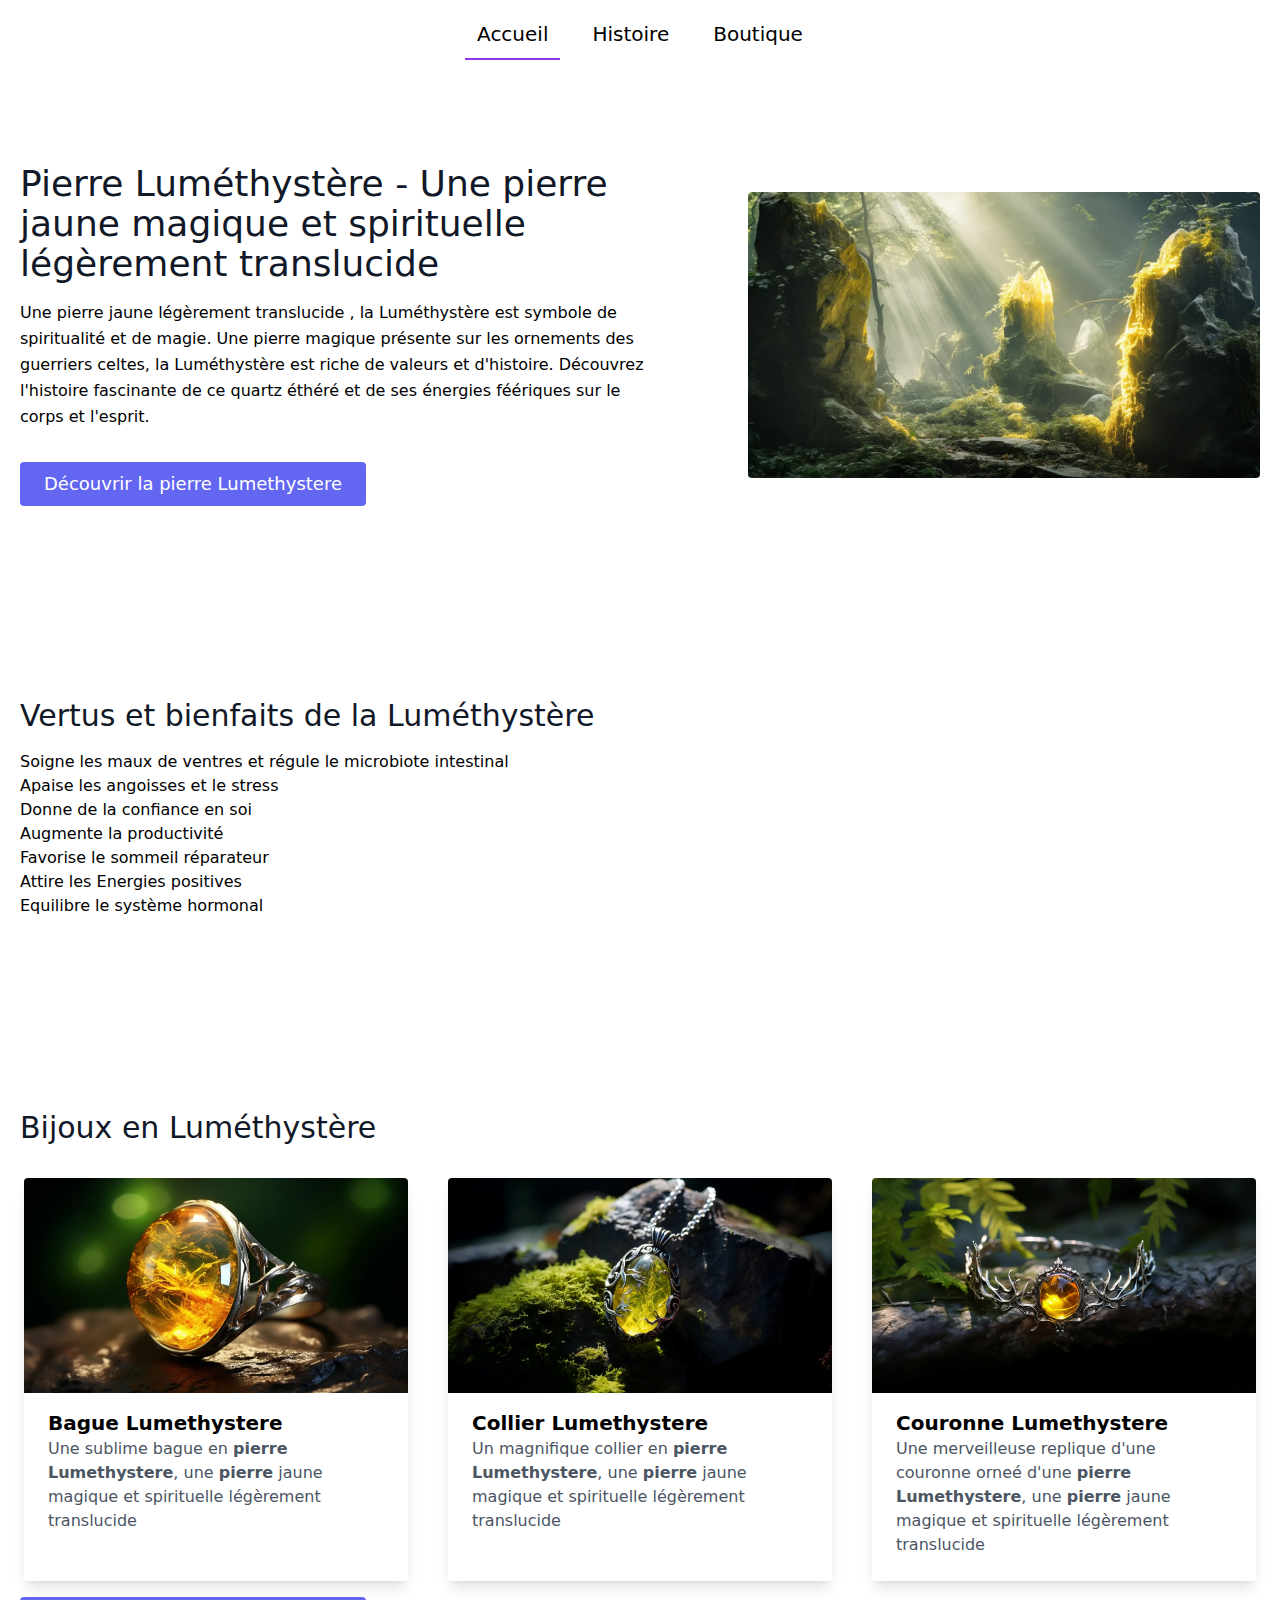
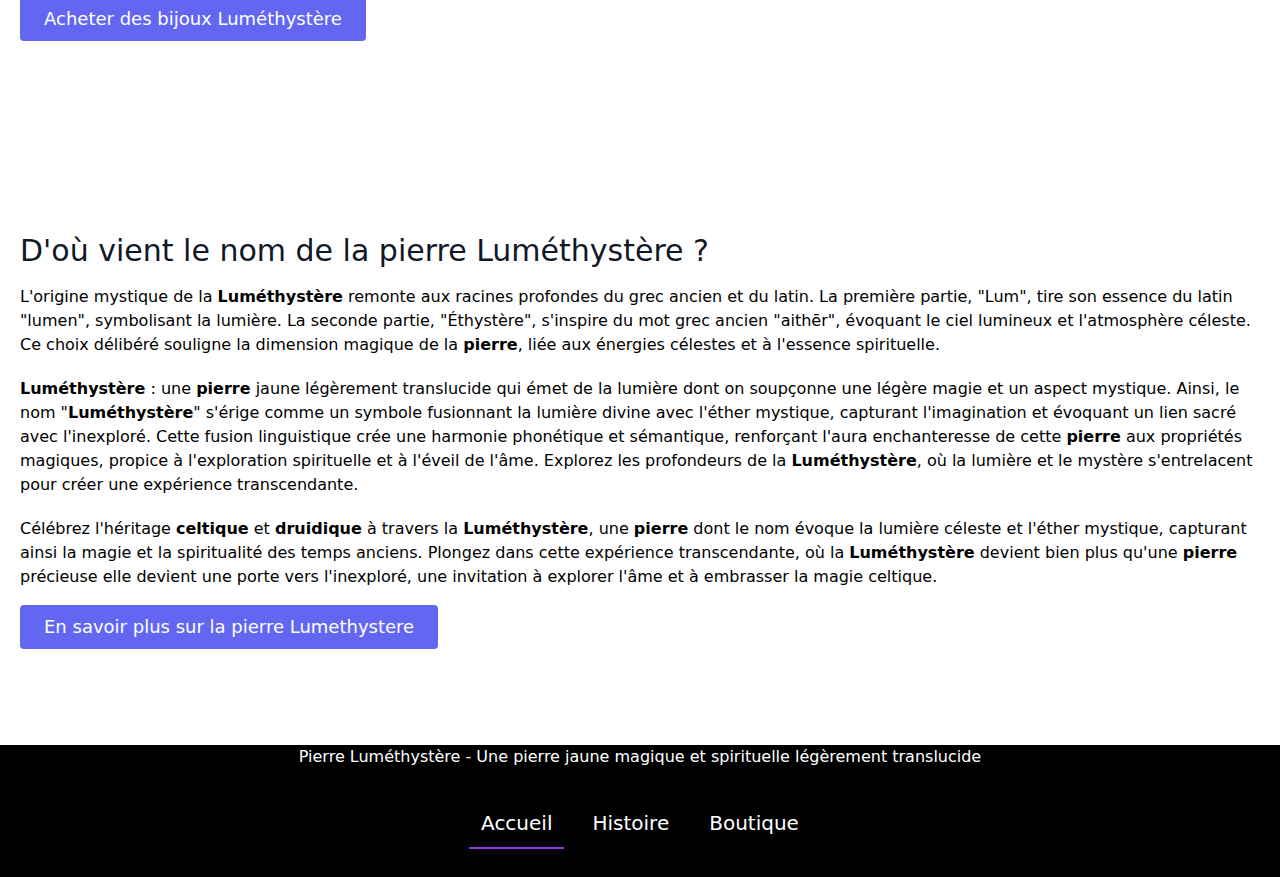
<file: index.html>
<!DOCTYPE html>
<html lang="fr">

<head>
    <meta charset="UTF-8">
    <meta name="viewport" content="width=device-width, initial-scale=1.0">
    <title>Pierre Luméthystère - Une pierre jaune magique et spirituelle légèrement translucide</title>

    <meta name="description"
        content="Une pierre jaune légèrement translucide , la Luméthystère  est symbole de spiritualité et de magie. Pierre magique présente sur les ornements des guerriers celtes.">
    <meta name="keywords" content="Pierre, pierres, jaune, jaunes, magie">
    <meta name="author" content="D.L">

    <meta property="og:title"
        content="Pierre Luméthystère - Une pierre jaune magique et spirituelle légèrement translucide">
    <meta property="og:description"
        content="Une pierre jaune légèrement translucide , la Luméthystère est symbole de spiritualité et de magie. Une pierre magique présente sur les ornements des guerriers celtes, la Luméthystère est riche de valeurs et d'histoire. Découvrez l'histoire fascinante de ce quartz éthéré et de ses énergies féériques sur le corps et l'esprit.">
    <meta property="og:image"
        content="https://lumethystere.ovh/dimitri-lumethystere/assets/Lumethystere-sur-une-bague.webp">
    <meta property="og:url" content="https://github.com/diditree">
    <link rel="stylesheet" href="assets/output.css">
    <link rel="canonical" href="https://lumethystere.ovh/dimitri-lumethystere" />
</head>

<body>
    <header>
        <div class="container mx-auto">
            <nav class="flex flex-wrap h p-5 h-auto">
                <ul class="flex mx-auto space-x-5">
                    <li><a class="flex-1 px-3 py-3 text-sm font-medium items-center border-b-2 border-purple-600 transition duration-300 text-xl"
                            href="index.html">Accueil</a></li>
                    <li><a class="px-3 py-3 text-sm font-medium items-center border-b-2 border-transparent hover:border-purple-600 transition duration-300 text-xl"
                            href="origines.html">Histoire</a></li>
                    <li><a class="p-3 text-sm font-medium items-center border-b-2 border-transparent hover:border-purple-600 transition duration-300 text-xl"
                            href="shop.html">Boutique</a></li>
                </ul>
            </nav>

            <div class="container mx-auto flex px-5 py-24 md:flex-row flex-col items-center">
                <div
                    class="lg:flex-grow md:w-1/2 lg:pr-24 md:pr-16 flex flex-col md:items-start md:text-left mb-16 md:mb-0 items-center text-center">
                    <h1 class="sm:text-4xl text-3xl mb-4 font-medium text-gray-900">Pierre Luméthystère - Une
                        pierre jaune magique et spirituelle légèrement translucide</h1>
                    <p class="mb-8 leading-relaxed">Une pierre jaune légèrement translucide , la Luméthystère est
                        symbole de spiritualité et de
                        magie.
                        Une pierre magique présente sur les ornements des guerriers celtes, la Luméthystère est riche de
                        valeurs et d'histoire. Découvrez l'histoire fascinante de ce quartz éthéré et de ses énergies
                        féériques sur
                        le corps et l'esprit.</p>
                    <a class="inline-flex text-white bg-indigo-500 border-0 py-2 px-6 focus:outline-none hover:bg-indigo-600 rounded text-lg"
                        href="origines.html">Découvrir la pierre Lumethystere</a>
                </div>
                <div class="lg:max-w-lg lg:w-full md:w-1/2 w-5/6">
                    <img class="object-cover object-center rounded" src="assets/Lumethystere-dans-la-foret.webp"
                        alt="Lumethystere dans la foret celtique">
                </div>
            </div>
        </div>
    </header>

    <main>
        <section>
            <div class="container px-5 py-24 mx-auto">
                <h2 class="sm:text-3xl text-3xl mb-4 font-medium text-gray-900">Vertus et bienfaits de
                    la Luméthystère</h2>
                <ul>
                    <li>Soigne les maux de ventres et régule le microbiote intestinal</li>
                    <li>Apaise les angoisses et le stress</li>
                    <li>Donne de la confiance en soi</li>
                    <li>Augmente la productivité</li>
                    <li>Favorise le sommeil réparateur</li>
                    <li>Attire les Energies positives</li>
                    <li>Equilibre le système hormonal</li>
                </ul>
            </div>
        </section>

        <section class="container px-5 py-24 mx-auto">
            <h2 class="sm:text-3xl text-3xl mb-4 font-medium text-gray-900">Bijoux en Luméthystère</h2>
            <ul class="flex flex-wrap -m-4">
                <li class="max-w-sm rounded overflow-hidden shadow-lg mx-auto my-8">
                    <figure>
                        <img class="w-full" src="assets/Lumethystere-sur-une-bague.webp"
                            alt="Luméthystère sur une bague en argent">
                        <div class="px-6 py-4">
                            <figcaption class=" mb-2">
                                <span class="font-bold text-xl">Bague Lumethystere</span>
                                <p class="text-gray-600 text-base">Une sublime bague en <strong>pierre</strong>
                                    <strong>Lumethystere</strong>, une
                                    <strong>pierre</strong> jaune
                                    magique et spirituelle légèrement translucide
                                </p>
                            </figcaption>
                    </figure>
                </li>

                <li class="max-w-sm rounded overflow-hidden shadow-lg mx-auto my-8">
                    <figure>
                        <img class="w-full" src="assets/Lumethystere-sur-un-collier.webp"
                            alt="Luméthystère sur une bague en argent">
                        <div class="px-6 py-4">
                            <figcaption class=" mb-2">
                                <span class="font-bold text-xl">Collier Lumethystere</span>
                                <p class="text-gray-600 text-base">Un magnifique collier en <strong>pierre</strong>
                                    <strong>Lumethystere</strong>, une
                                    <strong>pierre</strong> jaune
                                    magique et spirituelle légèrement translucide
                                </p>
                            </figcaption>
                    </figure>
                </li>
                <li class="max-w-sm rounded overflow-hidden shadow-lg mx-auto my-8">
                    <figure>
                        <img class="w-full" src="assets/Lumethystere-ornee-sur-une-couronne.webp"
                            alt="Luméthystère sur une bague en argent">
                        <div class="px-6 py-4">
                            <figcaption class=" mb-2">
                                <span class="font-bold text-xl">Couronne Lumethystere</span>
                                <p class="text-gray-600 text-base">Une merveilleuse replique d'une couronne orneé d'une
                                    <strong>pierre</strong> <strong>Lumethystere</strong>, une
                                    <strong>pierre</strong> jaune
                                    magique et spirituelle légèrement translucide
                                </p>
                            </figcaption>
                    </figure>
                </li>
            </ul>
            <a class="inline-flex text-white bg-indigo-500 border-0 py-2 px-6 focus:outline-none hover:bg-indigo-600 rounded text-lg"
                href="shop.html">Acheter des bijoux Luméthystère</a>
        </section>

        <section class="container px-5 py-24 mx-auto">
            <h2 class="sm:text-3xl text-3xl mb-4 font-medium text-gray-900">D'où vient le nom de la pierre Luméthystère
                ?</h2>
            <div class="flex flex-col mx-auto space-y-5 m-4">
                <p>L'origine mystique de la <strong>Luméthystère</strong> remonte aux racines
                    profondes du grec ancien et du
                    latin.
                    La première partie, "Lum", tire son essence du latin "lumen", symbolisant la lumière.
                    La seconde partie, "Éthystère", s'inspire du mot grec ancien "aithēr", évoquant le ciel lumineux et
                    l'atmosphère céleste. Ce choix délibéré souligne la dimension magique de la <strong>pierre</strong>,
                    liée aux énergies
                    célestes et à l'essence spirituelle.
                </p>
                <p><strong>Luméthystère</strong> : une <strong>pierre</strong> jaune légèrement translucide qui émet de
                    la
                    lumière dont on soupçonne une
                    légère magie et un aspect mystique.
                    Ainsi, le nom "<strong>Luméthystère</strong>" s'érige comme un symbole fusionnant la lumière divine
                    avec
                    l'éther
                    mystique, capturant l'imagination et évoquant un lien sacré avec l'inexploré. Cette fusion
                    linguistique
                    crée une harmonie phonétique et sémantique, renforçant l'aura enchanteresse de cette
                    <strong>pierre</strong> aux
                    propriétés magiques, propice à l'exploration spirituelle et à l'éveil de l'âme. Explorez les
                    profondeurs
                    de la <strong>Luméthystère</strong>, où la lumière et le mystère s'entrelacent pour créer une
                    expérience
                    transcendante.
                </p>

                <p>Célébrez l'héritage <strong>celtique</strong> et <strong>druidique</strong> à travers la
                    <strong>Luméthystère</strong>, une <strong>pierre</strong> dont le nom évoque la
                    lumière céleste et l'éther mystique, capturant ainsi la magie et la spiritualité des temps anciens.
                    Plongez dans cette expérience transcendante, où la <strong>Luméthystère</strong> devient bien plus
                    qu'une <strong>pierre</strong>
                    précieuse elle devient une porte vers l'inexploré, une invitation à explorer l'âme et à embrasser la
                    magie celtique.
                </p>
            </div>
            <a class="inline-flex text-white bg-indigo-500 border-0 py-2 px-6 focus:outline-none hover:bg-indigo-600 rounded text-lg"
                href="origines.html">En savoir plus sur la pierre Lumethystere</a>
        </section>


    </main>

    <footer class="bg-black text-center">
        <h2 class="text-white">Pierre Luméthystère - Une pierre jaune magique et spirituelle légèrement translucide
        </h2>
        <nav class="flex flex-wrap h py-10 h-auto text-white">
            <ul class="flex mx-auto space-x-4">
                <li><a class="flex-1 px-3 py-3 text-sm font-medium items-center border-b-2 border-purple-600 transition duration-300 text-xl"
                        href="index.html">Accueil</a></li>
                <li><a class="px-3 py-3 text-sm font-medium items-center border-b-2 border-transparent hover:border-purple-600 transition duration-300 text-xl"
                        href="origines.html">Histoire</a></li>
                <li><a class="p-3 text-sm font-medium items-center border-b-2 border-transparent hover:border-purple-600 transition duration-300 text-xl"
                        href="shop.html">Boutique</a></li>
            </ul>
        </nav>
    </footer>
</body>

</html>
</file>
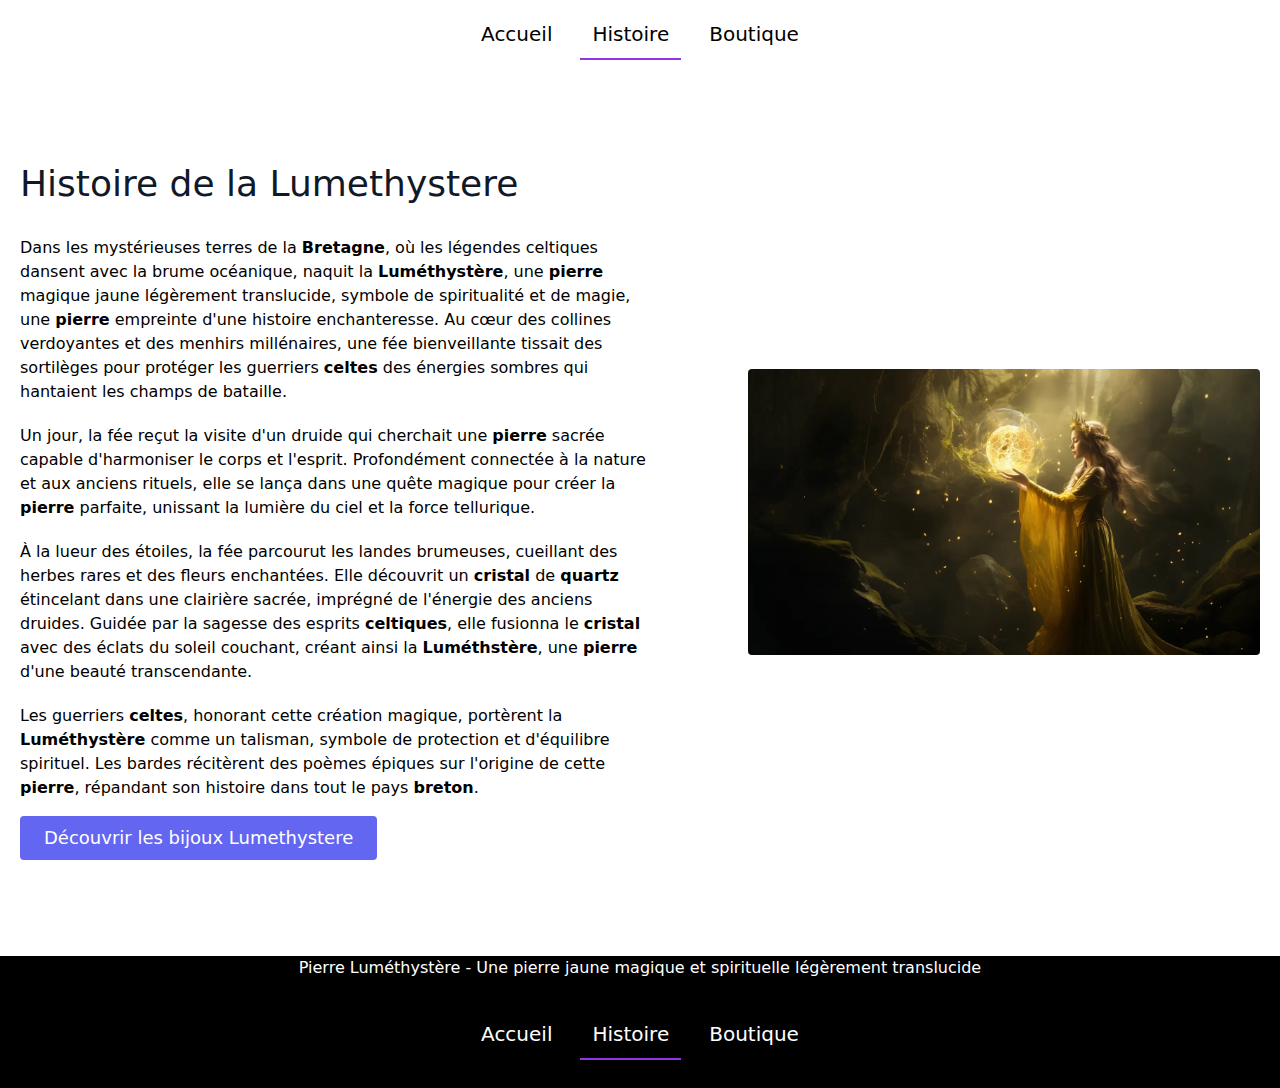
<file: origines.html>
<!DOCTYPE html>
<html lang="fr">

<head>
    <meta charset="UTF-8">
    <meta name="viewport" content="width=device-width, initial-scale=1.0">
    <title>Pierre Luméthystère - Une pierre jaune magique et spirituelle légèrement translucide</title>

    <meta name="description"
        content="Une pierre jaune légèrement translucide , la Luméthystère  est symbole de spiritualité et de magie. Pierre magique présente sur les ornements des guerriers celtes.">
    <meta name="keywords" content="Pierre, pierres, jaune, jaunes, magie">
    <meta name="author" content="D.L">

    <meta property="og:title"
        content="Pierre Luméthystère - Une pierre jaune magique et spirituelle légèrement translucide">
    <meta property="og:description"
        content="Une pierre jaune légèrement translucide , la Luméthystère est symbole de spiritualité et de magie. Une pierre magique présente sur les ornements des guerriers celtes, la Luméthystère est riche de valeurs et d'histoire. Découvrez l'histoire fascinante de ce quartz éthéré et de ses énergies féériques sur le corps et l'esprit.">
    <meta property="og:image"
        content="https://lumethystere.ovh/dimitri-lumethystere/assets/Lumethystere-sur-une-bague.webp">
    <meta property="og:url" content="https://github.com/diditree">
    <link rel="stylesheet" href="assets/output.css">
</head>

<body>
    <header>
        <div class="container mx-auto">
            <nav class="flex flex-wrap h p-5 h-auto">
                <ul class="flex mx-auto space-x-4">
                    <li><a class="p-3 text-sm font-medium items-center border-b-2 border-transparent hover:border-purple-600 transition duration-300 text-xl"
                            href="index.html">Accueil</a></li>
                    <li><a class="px-3 py-3 text-sm font-medium items-center border-b-2 border-purple-600 transition duration-300 text-xl"
                            href="origines.html">Histoire</a></li>
                    <li><a class="p-3 text-sm font-medium items-center border-b-2 border-transparent hover:border-purple-600 transition duration-300 text-xl"
                            href="shop.html">Boutique</a></li>
                </ul>
            </nav>
        </div>
    </header>
    <main>

        <div class="container mx-auto flex px-5 py-24 md:flex-row flex-col items-center">
            <div
                class="lg:flex-grow md:w-1/2 lg:pr-24 md:pr-16 flex flex-col md:items-start md:text-left mb-16 md:mb-0 items-center text-center">
                <h1 class="sm:text-4xl text-3xl mb-4 font-medium text-gray-900">Histoire de la Lumethystere</h1>

                <div class="flex flex-col mx-auto space-y-5 m-4">
                    <p>Dans les mystérieuses terres de la <strong>Bretagne</strong>, où les légendes celtiques dansent
                        avec
                        la
                        brume océanique,
                        naquit la <strong>Luméthystère</strong>, une <strong>pierre</strong> magique jaune légèrement
                        translucide, symbole de spiritualité et de
                        magie, une <strong>pierre</strong> empreinte d'une histoire enchanteresse. Au cœur des collines
                        verdoyantes et des
                        menhirs millénaires, une fée bienveillante tissait des sortilèges pour protéger les guerriers
                        <strong>celtes</strong>
                        des énergies sombres qui hantaient les champs de bataille.
                    </p>

                    <p>
                        Un jour, la fée reçut la visite d'un druide qui cherchait une <strong>pierre</strong> sacrée
                        capable
                        d'harmoniser le
                        corps et l'esprit. Profondément connectée à la nature et aux anciens rituels, elle se lança dans
                        une
                        quête magique pour créer la <strong>pierre</strong> parfaite, unissant la lumière du ciel et la
                        force
                        tellurique.
                    </p>

                    <p>
                        À la lueur des étoiles, la fée parcourut les landes brumeuses, cueillant des herbes rares et des
                        fleurs
                        enchantées. Elle découvrit un <strong>cristal</strong> de <strong>quartz</strong> étincelant
                        dans
                        une
                        clairière sacrée, imprégné de
                        l'énergie des anciens druides. Guidée par la sagesse des esprits <strong>celtiques</strong>,
                        elle
                        fusionna le <strong>cristal</strong>
                        avec des éclats du soleil couchant, créant ainsi la <strong>Luméthstère</strong>, une
                        <strong>pierre</strong> d'une
                        beauté transcendante.
                    </p>
                    <p>
                        Les guerriers <strong>celtes</strong>, honorant cette création magique, portèrent la
                        <strong>Luméthystère</strong> comme un talisman,
                        symbole de protection et d'équilibre spirituel. Les bardes récitèrent des poèmes épiques sur
                        l'origine
                        de cette <strong>pierre</strong>, répandant son histoire dans tout le pays
                        <strong>breton</strong>.
                    </p>
                </div>
                <a class="inline-flex text-white bg-indigo-500 border-0 py-2 px-6 focus:outline-none hover:bg-indigo-600 rounded text-lg"
                    href="shop.html">Découvrir les bijoux Lumethystere</a>
            </div>
            <div class="lg:max-w-lg lg:w-full md:w-1/2 w-5/6">
                <img class="object-cover object-center rounded" src="assets/Lumethystere-portee-par-une-fee.webp"
                    alt="Lumethystere dans la foret celtique">
            </div>
        </div>
    </main>



    <footer class="bg-black text-center">
        <h2 class="text-white">Pierre Luméthystère - Une pierre jaune magique et spirituelle légèrement translucide
        </h2>
        <nav class="flex flex-wrap h py-10 h-auto text-white">
            <ul class="flex mx-auto space-x-4">
                <li><a class="flex-1 px-3 py-3 text-sm font-medium items-center border-b-2 border-transparent hover:border-purple-600 transition duration-300 text-xl"
                        href="index.html">Accueil</a></li>
                <li><a class="px-3 py-3 text-sm font-medium items-center border-b-2 border-purple-600 transition duration-300 text-xl"
                        href="origines.html">Histoire</a></li>
                <li><a class="flex-1 px-3 py-3 text-sm font-medium items-center border-b-2 border-transparent hover:border-purple-600 transition duration-300 text-xl"
                        href="shop.html">Boutique</a></li>
            </ul>
        </nav>
    </footer>
</body>

</html>
</file>
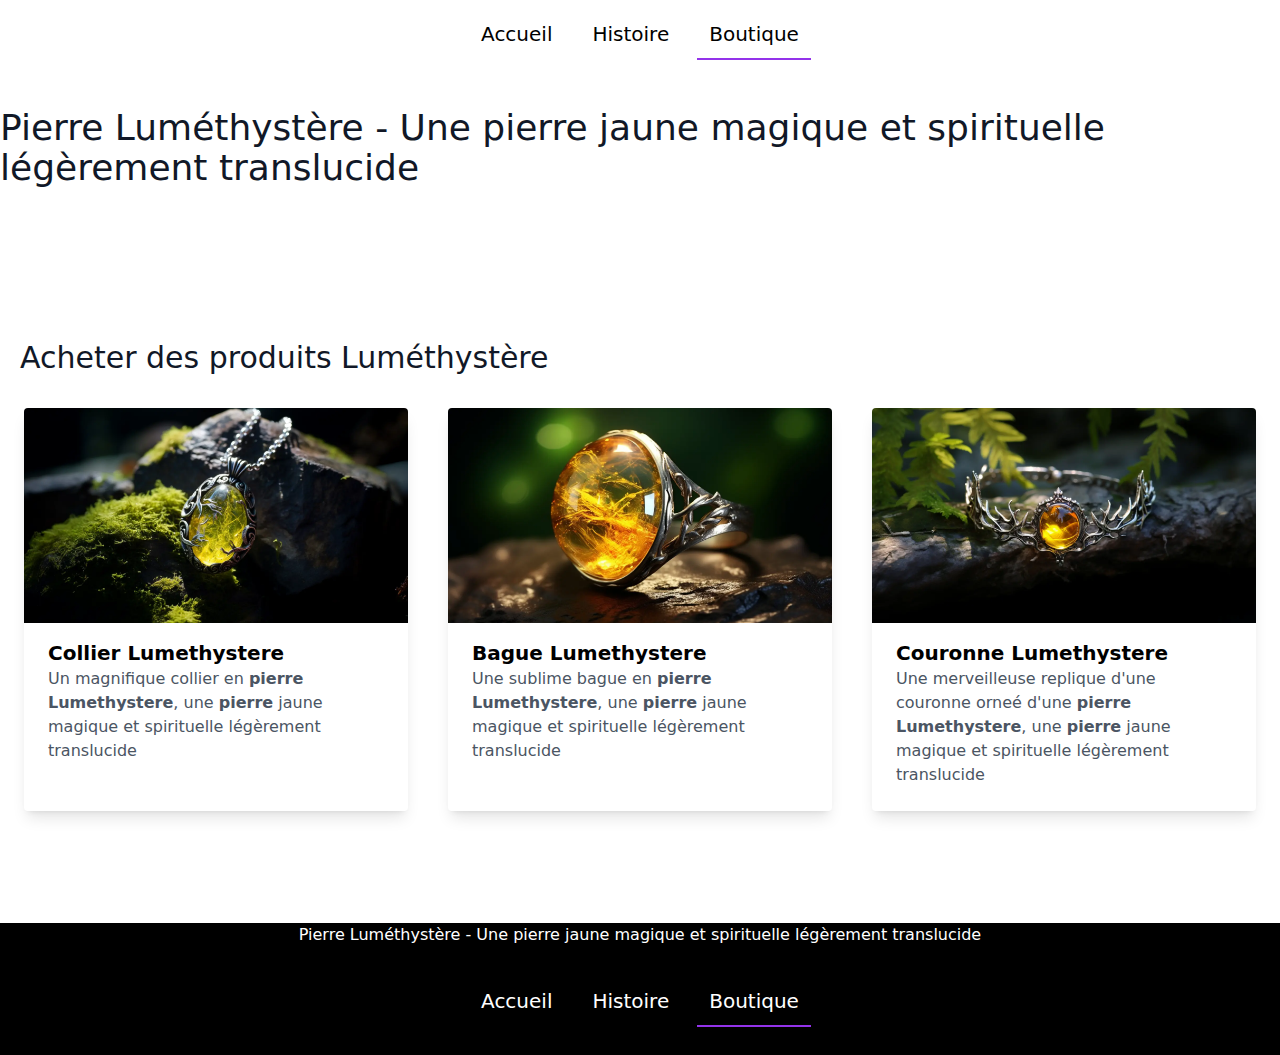
<file: shop.html>
<!DOCTYPE html>
<html lang="fr">

<head>
    <meta charset="UTF-8">
    <meta name="viewport" content="width=device-width, initial-scale=1.0">
    <title>Pierre Luméthystère - Une pierre jaune magique et spirituelle légèrement translucide</title>

    <meta name="description"
        content="Une pierre jaune légèrement translucide , la Luméthystère  est symbole de spiritualité et de magie. Pierre magique présente sur les ornements des guerriers celtes.">
    <meta name="keywords" content="Pierre, pierres, jaune, jaunes, magie">
    <meta name="author" content="D.L">

    <meta property="og:title"
        content="Pierre Luméthystère - Une pierre jaune magique et spirituelle légèrement translucide">
    <meta property="og:description"
        content="Une pierre jaune légèrement translucide , la Luméthystère est symbole de spiritualité et de magie. Une pierre magique présente sur les ornements des guerriers celtes, la Luméthystère est riche de valeurs et d'histoire. Découvrez l'histoire fascinante de ce quartz éthéré et de ses énergies féériques sur le corps et l'esprit.">
    <meta property="og:image"
        content="https://lumethystere.ovh/dimitri-lumethystere/assets/Lumethystere-sur-une-bague.webp">
    <meta property="og:url" content="https://github.com/diditree">
    <link rel="stylesheet" href="assets/output.css">
</head>

<body>

    <header>
        <nav class="flex flex-wrap h p-5 h-auto">
            <ul class="flex mx-auto space-x-4">
                <li><a class="flex-1 px-3 py-3 text-sm font-medium items-center border-b-2 border-transparent hover:border-purple-600 transition duration-300 text-xl"
                        href="index.html">Accueil</a></li>
                <li><a class="px-3 py-3 text-sm font-medium items-center border-b-2 border-transparent hover:border-purple-600 transition duration-300 text-xl"
                        href="origines.html">Histoire</a></li>
                <li><a class="p-3 text-sm font-medium items-center border-b-2 border-purple-600 transition duration-300 text-xl"
                        href="shop.html">Boutique</a></li>
            </ul>
        </nav>

        <h1 class="sm:text-4xl text-3xl mb-4 font-medium text-gray-900 py-10">Pierre Luméthystère - Une pierre jaune
            magique
            et spirituelle légèrement translucide</h1>
    </header>

    <main>
        <section class="container px-5 py-24 mx-auto">
            <h2 class="sm:text-3xl text-3xl mb-4 font-medium text-gray-900">Acheter des produits Luméthystère</h2>
            <div class="flex flex-wrap -m-4">
                <div class="max-w-sm rounded overflow-hidden shadow-lg mx-auto my-8">
                    <figure>
                        <img class="w-full" src="assets/Lumethystere-sur-un-collier.webp"
                            alt="Luméthystère sur une bague en argent">
                        <div class="px-6 py-4">
                            <figcaption class=" mb-2">
                                <span class="font-bold text-xl">Collier Lumethystere</span>
                                <p class="text-gray-600 text-base">Un magnifique collier en <strong>pierre</strong>
                                    <strong>Lumethystere</strong>, une
                                    <strong>pierre</strong> jaune
                                    magique et spirituelle légèrement translucide
                                </p>
                            </figcaption>
                    </figure>
                </div>
                <div class="max-w-sm rounded overflow-hidden shadow-lg mx-auto my-8">
                    <figure>
                        <img class="w-full" src="assets/Lumethystere-sur-une-bague.webp"
                            alt="Luméthystère sur une bague en argent">
                        <div class="px-6 py-4">
                            <figcaption class=" mb-2">
                                <span class="font-bold text-xl">Bague Lumethystere</span>
                                <p class="text-gray-600 text-base">Une sublime bague en <strong>pierre</strong>
                                    <strong>Lumethystere</strong>, une
                                    <strong>pierre</strong> jaune
                                    magique et spirituelle légèrement translucide
                                </p>
                            </figcaption>
                    </figure>
                </div>
                <div class="max-w-sm rounded overflow-hidden shadow-lg mx-auto my-8">
                    <figure>
                        <img class="w-full" src="assets/Lumethystere-ornee-sur-une-couronne.webp"
                            alt="Luméthystère sur une bague en argent">
                        <div class="px-6 py-4">
                            <figcaption class=" mb-2">
                                <span class="font-bold text-xl">Couronne Lumethystere</span>
                                <p class="text-gray-600 text-base">Une merveilleuse replique d'une couronne orneé d'une
                                    <strong>pierre</strong> <strong>Lumethystere</strong>, une
                                    <strong>pierre</strong> jaune
                                    magique et spirituelle légèrement translucide
                                </p>
                            </figcaption>
                    </figure>
                </div>
            </div>
        </section>
    </main>


    <footer class="bg-black text-center">
        <h2 class="text-white">Pierre Luméthystère - Une pierre jaune magique et spirituelle légèrement translucide
        </h2>
        <nav class="flex flex-wrap h py-10 h-auto text-white">
            <ul class="flex mx-auto space-x-4">
                <li><a class="flex-1 px-3 py-3 text-sm font-medium items-center border-b-2 border-transparent hover:border-purple-600 transition duration-300 text-xl"
                        href="index.html">Accueil</a></li>
                <li><a class="px-3 py-3 text-sm font-medium items-center border-b-2 border-transparent hover:border-purple-600 transition duration-300 text-xl"
                        href="origines.html">Histoire</a></li>
                <li><a class="p-3 text-sm font-medium items-center border-b-2 border-purple-600 transition duration-300 text-xl"
                        href="shop.html">Boutique</a></li>
            </ul>
        </nav>
    </footer>

</body>
</file>
<file: assets/output.css>
/*
! tailwindcss v3.4.1 | MIT License | https://tailwindcss.com
*/

/*
1. Prevent padding and border from affecting element width. (https://github.com/mozdevs/cssremedy/issues/4)
2. Allow adding a border to an element by just adding a border-width. (https://github.com/tailwindcss/tailwindcss/pull/116)
*/

*,
::before,
::after {
  box-sizing: border-box;
  /* 1 */
  border-width: 0;
  /* 2 */
  border-style: solid;
  /* 2 */
  border-color: #e5e7eb;
  /* 2 */
}

::before,
::after {
  --tw-content: '';
}

/*
1. Use a consistent sensible line-height in all browsers.
2. Prevent adjustments of font size after orientation changes in iOS.
3. Use a more readable tab size.
4. Use the user's configured `sans` font-family by default.
5. Use the user's configured `sans` font-feature-settings by default.
6. Use the user's configured `sans` font-variation-settings by default.
7. Disable tap highlights on iOS
*/

html,
:host {
  line-height: 1.5;
  /* 1 */
  -webkit-text-size-adjust: 100%;
  /* 2 */
  -moz-tab-size: 4;
  /* 3 */
  -o-tab-size: 4;
     tab-size: 4;
  /* 3 */
  font-family: ui-sans-serif, system-ui, sans-serif, "Apple Color Emoji", "Segoe UI Emoji", "Segoe UI Symbol", "Noto Color Emoji";
  /* 4 */
  font-feature-settings: normal;
  /* 5 */
  font-variation-settings: normal;
  /* 6 */
  -webkit-tap-highlight-color: transparent;
  /* 7 */
}

/*
1. Remove the margin in all browsers.
2. Inherit line-height from `html` so users can set them as a class directly on the `html` element.
*/

body {
  margin: 0;
  /* 1 */
  line-height: inherit;
  /* 2 */
}

/*
1. Add the correct height in Firefox.
2. Correct the inheritance of border color in Firefox. (https://bugzilla.mozilla.org/show_bug.cgi?id=190655)
3. Ensure horizontal rules are visible by default.
*/

hr {
  height: 0;
  /* 1 */
  color: inherit;
  /* 2 */
  border-top-width: 1px;
  /* 3 */
}

/*
Add the correct text decoration in Chrome, Edge, and Safari.
*/

abbr:where([title]) {
  -webkit-text-decoration: underline dotted;
          text-decoration: underline dotted;
}

/*
Remove the default font size and weight for headings.
*/

h1,
h2,
h3,
h4,
h5,
h6 {
  font-size: inherit;
  font-weight: inherit;
}

/*
Reset links to optimize for opt-in styling instead of opt-out.
*/

a {
  color: inherit;
  text-decoration: inherit;
}

/*
Add the correct font weight in Edge and Safari.
*/

b,
strong {
  font-weight: bolder;
}

/*
1. Use the user's configured `mono` font-family by default.
2. Use the user's configured `mono` font-feature-settings by default.
3. Use the user's configured `mono` font-variation-settings by default.
4. Correct the odd `em` font sizing in all browsers.
*/

code,
kbd,
samp,
pre {
  font-family: ui-monospace, SFMono-Regular, Menlo, Monaco, Consolas, "Liberation Mono", "Courier New", monospace;
  /* 1 */
  font-feature-settings: normal;
  /* 2 */
  font-variation-settings: normal;
  /* 3 */
  font-size: 1em;
  /* 4 */
}

/*
Add the correct font size in all browsers.
*/

small {
  font-size: 80%;
}

/*
Prevent `sub` and `sup` elements from affecting the line height in all browsers.
*/

sub,
sup {
  font-size: 75%;
  line-height: 0;
  position: relative;
  vertical-align: baseline;
}

sub {
  bottom: -0.25em;
}

sup {
  top: -0.5em;
}

/*
1. Remove text indentation from table contents in Chrome and Safari. (https://bugs.chromium.org/p/chromium/issues/detail?id=999088, https://bugs.webkit.org/show_bug.cgi?id=201297)
2. Correct table border color inheritance in all Chrome and Safari. (https://bugs.chromium.org/p/chromium/issues/detail?id=935729, https://bugs.webkit.org/show_bug.cgi?id=195016)
3. Remove gaps between table borders by default.
*/

table {
  text-indent: 0;
  /* 1 */
  border-color: inherit;
  /* 2 */
  border-collapse: collapse;
  /* 3 */
}

/*
1. Change the font styles in all browsers.
2. Remove the margin in Firefox and Safari.
3. Remove default padding in all browsers.
*/

button,
input,
optgroup,
select,
textarea {
  font-family: inherit;
  /* 1 */
  font-feature-settings: inherit;
  /* 1 */
  font-variation-settings: inherit;
  /* 1 */
  font-size: 100%;
  /* 1 */
  font-weight: inherit;
  /* 1 */
  line-height: inherit;
  /* 1 */
  color: inherit;
  /* 1 */
  margin: 0;
  /* 2 */
  padding: 0;
  /* 3 */
}

/*
Remove the inheritance of text transform in Edge and Firefox.
*/

button,
select {
  text-transform: none;
}

/*
1. Correct the inability to style clickable types in iOS and Safari.
2. Remove default button styles.
*/

button,
[type='button'],
[type='reset'],
[type='submit'] {
  -webkit-appearance: button;
  /* 1 */
  background-color: transparent;
  /* 2 */
  background-image: none;
  /* 2 */
}

/*
Use the modern Firefox focus style for all focusable elements.
*/

:-moz-focusring {
  outline: auto;
}

/*
Remove the additional `:invalid` styles in Firefox. (https://github.com/mozilla/gecko-dev/blob/2f9eacd9d3d995c937b4251a5557d95d494c9be1/layout/style/res/forms.css#L728-L737)
*/

:-moz-ui-invalid {
  box-shadow: none;
}

/*
Add the correct vertical alignment in Chrome and Firefox.
*/

progress {
  vertical-align: baseline;
}

/*
Correct the cursor style of increment and decrement buttons in Safari.
*/

::-webkit-inner-spin-button,
::-webkit-outer-spin-button {
  height: auto;
}

/*
1. Correct the odd appearance in Chrome and Safari.
2. Correct the outline style in Safari.
*/

[type='search'] {
  -webkit-appearance: textfield;
  /* 1 */
  outline-offset: -2px;
  /* 2 */
}

/*
Remove the inner padding in Chrome and Safari on macOS.
*/

::-webkit-search-decoration {
  -webkit-appearance: none;
}

/*
1. Correct the inability to style clickable types in iOS and Safari.
2. Change font properties to `inherit` in Safari.
*/

::-webkit-file-upload-button {
  -webkit-appearance: button;
  /* 1 */
  font: inherit;
  /* 2 */
}

/*
Add the correct display in Chrome and Safari.
*/

summary {
  display: list-item;
}

/*
Removes the default spacing and border for appropriate elements.
*/

blockquote,
dl,
dd,
h1,
h2,
h3,
h4,
h5,
h6,
hr,
figure,
p,
pre {
  margin: 0;
}

fieldset {
  margin: 0;
  padding: 0;
}

legend {
  padding: 0;
}

ol,
ul,
menu {
  list-style: none;
  margin: 0;
  padding: 0;
}

/*
Reset default styling for dialogs.
*/

dialog {
  padding: 0;
}

/*
Prevent resizing textareas horizontally by default.
*/

textarea {
  resize: vertical;
}

/*
1. Reset the default placeholder opacity in Firefox. (https://github.com/tailwindlabs/tailwindcss/issues/3300)
2. Set the default placeholder color to the user's configured gray 400 color.
*/

input::-moz-placeholder, textarea::-moz-placeholder {
  opacity: 1;
  /* 1 */
  color: #9ca3af;
  /* 2 */
}

input::placeholder,
textarea::placeholder {
  opacity: 1;
  /* 1 */
  color: #9ca3af;
  /* 2 */
}

/*
Set the default cursor for buttons.
*/

button,
[role="button"] {
  cursor: pointer;
}

/*
Make sure disabled buttons don't get the pointer cursor.
*/

:disabled {
  cursor: default;
}

/*
1. Make replaced elements `display: block` by default. (https://github.com/mozdevs/cssremedy/issues/14)
2. Add `vertical-align: middle` to align replaced elements more sensibly by default. (https://github.com/jensimmons/cssremedy/issues/14#issuecomment-634934210)
   This can trigger a poorly considered lint error in some tools but is included by design.
*/

img,
svg,
video,
canvas,
audio,
iframe,
embed,
object {
  display: block;
  /* 1 */
  vertical-align: middle;
  /* 2 */
}

/*
Constrain images and videos to the parent width and preserve their intrinsic aspect ratio. (https://github.com/mozdevs/cssremedy/issues/14)
*/

img,
video {
  max-width: 100%;
  height: auto;
}

/* Make elements with the HTML hidden attribute stay hidden by default */

[hidden] {
  display: none;
}

*, ::before, ::after {
  --tw-border-spacing-x: 0;
  --tw-border-spacing-y: 0;
  --tw-translate-x: 0;
  --tw-translate-y: 0;
  --tw-rotate: 0;
  --tw-skew-x: 0;
  --tw-skew-y: 0;
  --tw-scale-x: 1;
  --tw-scale-y: 1;
  --tw-pan-x:  ;
  --tw-pan-y:  ;
  --tw-pinch-zoom:  ;
  --tw-scroll-snap-strictness: proximity;
  --tw-gradient-from-position:  ;
  --tw-gradient-via-position:  ;
  --tw-gradient-to-position:  ;
  --tw-ordinal:  ;
  --tw-slashed-zero:  ;
  --tw-numeric-figure:  ;
  --tw-numeric-spacing:  ;
  --tw-numeric-fraction:  ;
  --tw-ring-inset:  ;
  --tw-ring-offset-width: 0px;
  --tw-ring-offset-color: #fff;
  --tw-ring-color: rgb(59 130 246 / 0.5);
  --tw-ring-offset-shadow: 0 0 #0000;
  --tw-ring-shadow: 0 0 #0000;
  --tw-shadow: 0 0 #0000;
  --tw-shadow-colored: 0 0 #0000;
  --tw-blur:  ;
  --tw-brightness:  ;
  --tw-contrast:  ;
  --tw-grayscale:  ;
  --tw-hue-rotate:  ;
  --tw-invert:  ;
  --tw-saturate:  ;
  --tw-sepia:  ;
  --tw-drop-shadow:  ;
  --tw-backdrop-blur:  ;
  --tw-backdrop-brightness:  ;
  --tw-backdrop-contrast:  ;
  --tw-backdrop-grayscale:  ;
  --tw-backdrop-hue-rotate:  ;
  --tw-backdrop-invert:  ;
  --tw-backdrop-opacity:  ;
  --tw-backdrop-saturate:  ;
  --tw-backdrop-sepia:  ;
}

::backdrop {
  --tw-border-spacing-x: 0;
  --tw-border-spacing-y: 0;
  --tw-translate-x: 0;
  --tw-translate-y: 0;
  --tw-rotate: 0;
  --tw-skew-x: 0;
  --tw-skew-y: 0;
  --tw-scale-x: 1;
  --tw-scale-y: 1;
  --tw-pan-x:  ;
  --tw-pan-y:  ;
  --tw-pinch-zoom:  ;
  --tw-scroll-snap-strictness: proximity;
  --tw-gradient-from-position:  ;
  --tw-gradient-via-position:  ;
  --tw-gradient-to-position:  ;
  --tw-ordinal:  ;
  --tw-slashed-zero:  ;
  --tw-numeric-figure:  ;
  --tw-numeric-spacing:  ;
  --tw-numeric-fraction:  ;
  --tw-ring-inset:  ;
  --tw-ring-offset-width: 0px;
  --tw-ring-offset-color: #fff;
  --tw-ring-color: rgb(59 130 246 / 0.5);
  --tw-ring-offset-shadow: 0 0 #0000;
  --tw-ring-shadow: 0 0 #0000;
  --tw-shadow: 0 0 #0000;
  --tw-shadow-colored: 0 0 #0000;
  --tw-blur:  ;
  --tw-brightness:  ;
  --tw-contrast:  ;
  --tw-grayscale:  ;
  --tw-hue-rotate:  ;
  --tw-invert:  ;
  --tw-saturate:  ;
  --tw-sepia:  ;
  --tw-drop-shadow:  ;
  --tw-backdrop-blur:  ;
  --tw-backdrop-brightness:  ;
  --tw-backdrop-contrast:  ;
  --tw-backdrop-grayscale:  ;
  --tw-backdrop-hue-rotate:  ;
  --tw-backdrop-invert:  ;
  --tw-backdrop-opacity:  ;
  --tw-backdrop-saturate:  ;
  --tw-backdrop-sepia:  ;
}

.container {
  width: 100%;
}

@media (min-width: 640px) {
  .container {
    max-width: 640px;
  }
}

@media (min-width: 768px) {
  .container {
    max-width: 768px;
  }
}

@media (min-width: 1024px) {
  .container {
    max-width: 1024px;
  }
}

@media (min-width: 1280px) {
  .container {
    max-width: 1280px;
  }
}

@media (min-width: 1536px) {
  .container {
    max-width: 1536px;
  }
}

.-m-4 {
  margin: -1rem;
}

.m-4 {
  margin: 1rem;
}

.mx-auto {
  margin-left: auto;
  margin-right: auto;
}

.my-8 {
  margin-top: 2rem;
  margin-bottom: 2rem;
}

.mb-16 {
  margin-bottom: 4rem;
}

.mb-2 {
  margin-bottom: 0.5rem;
}

.mb-4 {
  margin-bottom: 1rem;
}

.mb-8 {
  margin-bottom: 2rem;
}

.flex {
  display: flex;
}

.inline-flex {
  display: inline-flex;
}

.h-auto {
  height: auto;
}

.w-5\/6 {
  width: 83.333333%;
}

.w-full {
  width: 100%;
}

.max-w-sm {
  max-width: 24rem;
}

.flex-1 {
  flex: 1 1 0%;
}

.flex-col {
  flex-direction: column;
}

.flex-wrap {
  flex-wrap: wrap;
}

.items-center {
  align-items: center;
}

.space-x-4 > :not([hidden]) ~ :not([hidden]) {
  --tw-space-x-reverse: 0;
  margin-right: calc(1rem * var(--tw-space-x-reverse));
  margin-left: calc(1rem * calc(1 - var(--tw-space-x-reverse)));
}

.space-x-5 > :not([hidden]) ~ :not([hidden]) {
  --tw-space-x-reverse: 0;
  margin-right: calc(1.25rem * var(--tw-space-x-reverse));
  margin-left: calc(1.25rem * calc(1 - var(--tw-space-x-reverse)));
}

.space-y-5 > :not([hidden]) ~ :not([hidden]) {
  --tw-space-y-reverse: 0;
  margin-top: calc(1.25rem * calc(1 - var(--tw-space-y-reverse)));
  margin-bottom: calc(1.25rem * var(--tw-space-y-reverse));
}

.overflow-hidden {
  overflow: hidden;
}

.rounded {
  border-radius: 0.25rem;
}

.border-0 {
  border-width: 0px;
}

.border-b-2 {
  border-bottom-width: 2px;
}

.border-purple-600 {
  --tw-border-opacity: 1;
  border-color: rgb(147 51 234 / var(--tw-border-opacity));
}

.border-transparent {
  border-color: transparent;
}

.bg-black {
  --tw-bg-opacity: 1;
  background-color: rgb(0 0 0 / var(--tw-bg-opacity));
}

.bg-indigo-500 {
  --tw-bg-opacity: 1;
  background-color: rgb(99 102 241 / var(--tw-bg-opacity));
}

.object-cover {
  -o-object-fit: cover;
     object-fit: cover;
}

.object-center {
  -o-object-position: center;
     object-position: center;
}

.p-3 {
  padding: 0.75rem;
}

.p-5 {
  padding: 1.25rem;
}

.px-3 {
  padding-left: 0.75rem;
  padding-right: 0.75rem;
}

.px-5 {
  padding-left: 1.25rem;
  padding-right: 1.25rem;
}

.px-6 {
  padding-left: 1.5rem;
  padding-right: 1.5rem;
}

.py-10 {
  padding-top: 2.5rem;
  padding-bottom: 2.5rem;
}

.py-2 {
  padding-top: 0.5rem;
  padding-bottom: 0.5rem;
}

.py-24 {
  padding-top: 6rem;
  padding-bottom: 6rem;
}

.py-3 {
  padding-top: 0.75rem;
  padding-bottom: 0.75rem;
}

.py-4 {
  padding-top: 1rem;
  padding-bottom: 1rem;
}

.text-center {
  text-align: center;
}

.text-3xl {
  font-size: 1.875rem;
  line-height: 2.25rem;
}

.text-base {
  font-size: 1rem;
  line-height: 1.5rem;
}

.text-lg {
  font-size: 1.125rem;
  line-height: 1.75rem;
}

.text-sm {
  font-size: 0.875rem;
  line-height: 1.25rem;
}

.text-xl {
  font-size: 1.25rem;
  line-height: 1.75rem;
}

.font-bold {
  font-weight: 700;
}

.font-medium {
  font-weight: 500;
}

.leading-relaxed {
  line-height: 1.625;
}

.text-gray-600 {
  --tw-text-opacity: 1;
  color: rgb(75 85 99 / var(--tw-text-opacity));
}

.text-gray-900 {
  --tw-text-opacity: 1;
  color: rgb(17 24 39 / var(--tw-text-opacity));
}

.text-white {
  --tw-text-opacity: 1;
  color: rgb(255 255 255 / var(--tw-text-opacity));
}

.shadow-lg {
  --tw-shadow: 0 10px 15px -3px rgb(0 0 0 / 0.1), 0 4px 6px -4px rgb(0 0 0 / 0.1);
  --tw-shadow-colored: 0 10px 15px -3px var(--tw-shadow-color), 0 4px 6px -4px var(--tw-shadow-color);
  box-shadow: var(--tw-ring-offset-shadow, 0 0 #0000), var(--tw-ring-shadow, 0 0 #0000), var(--tw-shadow);
}

.transition {
  transition-property: color, background-color, border-color, text-decoration-color, fill, stroke, opacity, box-shadow, transform, filter, -webkit-backdrop-filter;
  transition-property: color, background-color, border-color, text-decoration-color, fill, stroke, opacity, box-shadow, transform, filter, backdrop-filter;
  transition-property: color, background-color, border-color, text-decoration-color, fill, stroke, opacity, box-shadow, transform, filter, backdrop-filter, -webkit-backdrop-filter;
  transition-timing-function: cubic-bezier(0.4, 0, 0.2, 1);
  transition-duration: 150ms;
}

.duration-300 {
  transition-duration: 300ms;
}

.hover\:border-purple-600:hover {
  --tw-border-opacity: 1;
  border-color: rgb(147 51 234 / var(--tw-border-opacity));
}

.hover\:bg-indigo-600:hover {
  --tw-bg-opacity: 1;
  background-color: rgb(79 70 229 / var(--tw-bg-opacity));
}

.focus\:outline-none:focus {
  outline: 2px solid transparent;
  outline-offset: 2px;
}

@media (min-width: 640px) {
  .sm\:text-3xl {
    font-size: 1.875rem;
    line-height: 2.25rem;
  }

  .sm\:text-4xl {
    font-size: 2.25rem;
    line-height: 2.5rem;
  }
}

@media (min-width: 768px) {
  .md\:mb-0 {
    margin-bottom: 0px;
  }

  .md\:w-1\/2 {
    width: 50%;
  }

  .md\:flex-row {
    flex-direction: row;
  }

  .md\:items-start {
    align-items: flex-start;
  }

  .md\:pr-16 {
    padding-right: 4rem;
  }

  .md\:text-left {
    text-align: left;
  }
}

@media (min-width: 1024px) {
  .lg\:w-full {
    width: 100%;
  }

  .lg\:max-w-lg {
    max-width: 32rem;
  }

  .lg\:flex-grow {
    flex-grow: 1;
  }

  .lg\:pr-24 {
    padding-right: 6rem;
  }
}
</file>
